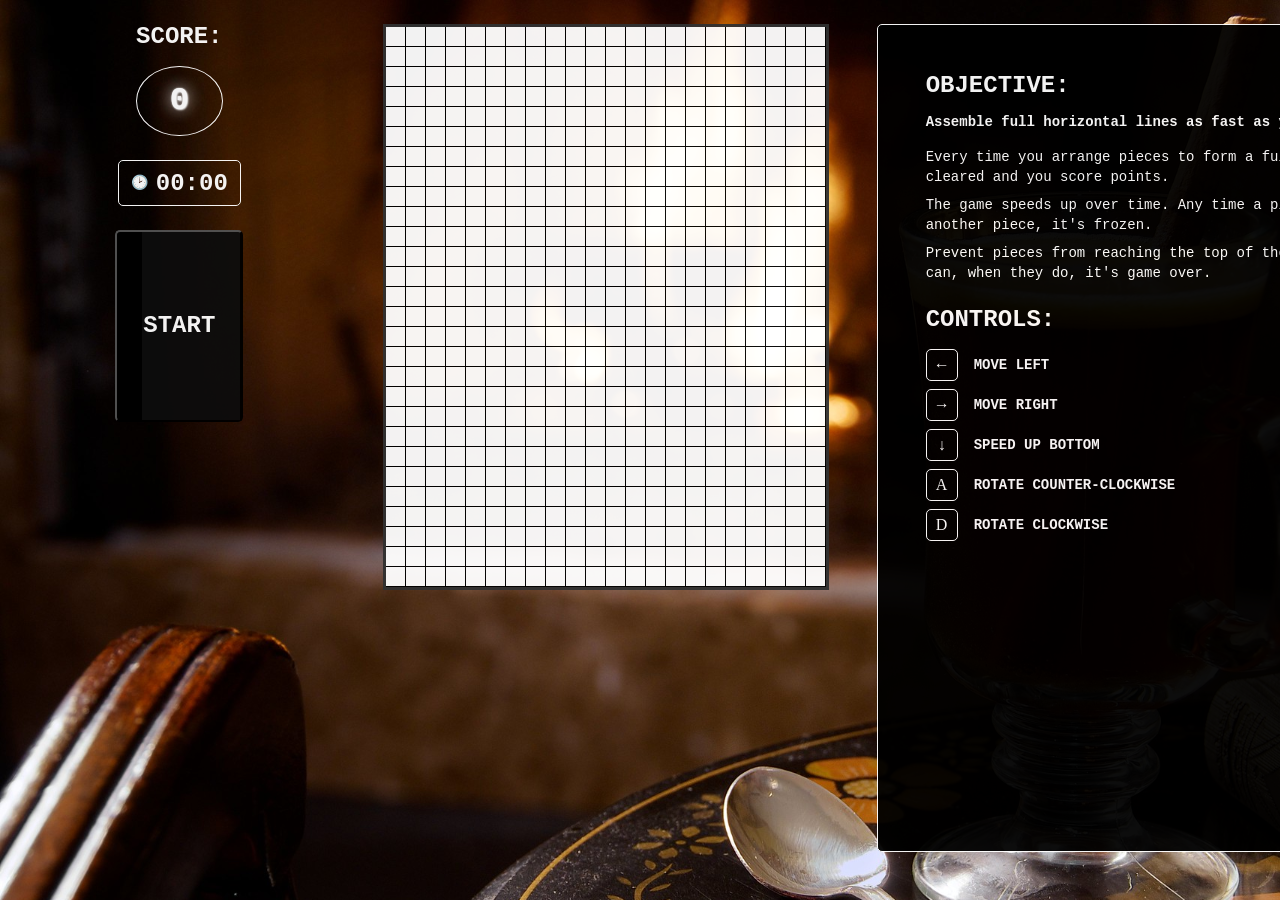
<file: index.html>
<!DOCTYPE html>
<html lang="en">
<head>
    <meta charset="UTF-8">
    <meta http-equiv="X-UA-Compatible" content="IE=edge">
    <meta name="viewport" content="text/html; text/javascript; width=device-width, initial-scale=1.0">
    <link rel="stylesheet" href="/5_styling/index.css">
    <link rel="icon" href="data:;base64,iVBORw0KGgo=">
    <title>Tetris</title>
</head>
<body>
    <div class="container">
    <aside class="leftbar">
        <div class="score">
            <h1 class="score-title">SCORE:</h1>
            <p id="scoreDisplay" class="score-number">0</p>
        </div>
        <div class="time">
            <p class="timeSymbol">&#128337;</p>
            <h2 id="timer">00:00</h2>
        </div>


        <button id="start" class="btn">START</button>
        <button id="pause" class="btn hidden">PAUSE</button>
    </aside>

    <main class="game">
        <article id="tetris"></article>
        
        <article id="end" class="hidden">
            <h1>Game over.</h1>
            <div class="score">
                <h1 class="score-title">YOUR SCORE:</h1>
                <p id="endScoreDisplay" class="score-number"></p>
            </div>
            <div class="play-again">
                <h2>Another round?</h2>
                <button id="playAgainBtn" class="btn">&#9658;</button>
            </div>
        </article>
    </main>
    
    <aside class="rightbar">
        <section class="rightbar-section">
            <div class="objective">
                <h1 class="objective-title">OBJECTIVE:</h1>
                <h2>Assemble full horizontal lines as fast as you can.</h2>
                <p>Every time you arrange pieces to form a full horizontal line, it's cleared and you score points.</p>
                <p>The game speeds up over time. Any time a piece hits bottom row or another piece, it's frozen. </p>
                <p>Prevent pieces from reaching the top of the board for as long as you can, when they do, it's game over.</p>
            </div>
        </section>

        <section class="rightbar-section">
        <div class="instructions">
            <h1 class="instructions-title">CONTROLS:</h1>
            <div>

            <div class="instructions-set">
                <div class="instructions-keySymbolsContainer">
                    <div class="instructions-keySymbol">&#x2190</div>
                    <p class="instructions-keyDescription">MOVE LEFT</p>
                </div>
                <div class="instructions-keySymbolsContainer">
                    <div class="instructions-keySymbol">&#x2192</div><p class="instructions-keyDescription">MOVE RIGHT</p>
                </div>
                <div class="instructions-keySymbolsContainer">

                <div class="instructions-keySymbol">&#x2193</div><p class="instructions-keyDescription">SPEED UP BOTTOM </p>
                </div>   
                
                <div class="instructions-keySymbolsContainer">
                    <div class="instructions-keySymbol">A</div>
                    <p class="instructions-keyDescription">ROTATE COUNTER-CLOCKWISE</p>
                </div>
                <div class="instructions-keySymbolsContainer">
                    <div class="instructions-keySymbol">D</div>
                    <p class="instructions-keyDescription">ROTATE CLOCKWISE</p>
                </div>
            </div>
            
        </div>
       </section>

        
    </aside>
    </div>
    <script src="tetris.js" type="module"></script>
</body>
</html>
</file>
<file: 5_styling/index.css>
@import './reset.css';
@import './font.css';
@import './colors.css';

*, *::before, *::after {
    box-sizing: border-box;
  }
/* 1 */

body {
    background-image: url('./../assets/cozy_bg4.jpg');
    background-size: 120% 120%;
    object-fit: contain;
    background-origin: revert;
    aspect-ratio: 16 / 9;
    opacity: .95;
    
    
}
.container {
    min-height: 100vh;

    display: flex;
    justify-content: space-around;
    padding: 1.5rem;
}
/* 2. LEFTBAR */
.leftbar {
    height: 100%;
    width: 30%;
    margin-right: 3rem;
    display: flex;
    flex-direction: column;
    justify-content: flex-start;
    align-items: center;
}
.btn {
    margin: 1.5rem 0;
    width: 8rem;
    height: 5rem;
    padding: 1.5rem;
    border-radius: 5px;
    background: #000;
    color: #fff;
    cursor: pointer;
    font-family:'Courier New', Courier, monospace;
    font-size: 1.5rem;
    font-weight: bold;

    display: flex;
    justify-content: center;
    align-items: center;
}
.btn:hover {
    box-shadow: inset  0 0 3px 3px #fff;
    border-bottom: 3px solid #fff;
}
#start, 
#pause {
    height: 12rem;
    width: 8rem;
}
#start {
    position: relative;
}
#start:after {
    position: absolute;
    top: 0;
    left: 20%;
    bottom: 0;
    content: ' ';
    width: 79%;
    height: 100%;
    background-color: #fff;
    opacity: 0.05;
}
#start:after:hover {
    visibility: visible;
    z-index: 10;
}
.btn.hidden {
    display: none;
}

.score {
    color: #fff;
}
.score-title {
    text-align: center;
}
.score-number {
    padding: 1rem;
    border: 1px solid #fff;
    border-radius: 100%;
    margin-top: 1rem;
    margin-bottom: 1.5rem;
    font-size: 2rem;
    text-align: center;
    padding: 1.5rem;
    text-shadow: 1px 1px 2px #fff, 0 0 1rem #fff, 0 0 0.1rem #fff;
    font-weight: bold;
}
#endScoreDisplay {
    padding-top: 3rem;
    padding-bottom: 3rem;
    border: none;
}
.time {
    border: 1px solid #fff;
    padding: .75rem;
    border-radius: 5px;

    display: flex;
    justify-content: center;
    align-items: center;
}
.timeSymbol {
    margin-right: 0.5rem;
}
#timer {
    color: #fff;
    font-size: 1.5rem;
    text-align: center;
}

/* 3. TETRIS */
.game {
    position: relative;

}
#tetris {
    position: relative;
    margin: 0 auto;
    border: 3px solid #313131;
    background: #fff;

    height: fit-content;
}
#tetris .row {
    display: flex;    
}
#tetris .cell {
    border-right: 1px solid #000;
    border-bottom: 1px solid #000;
}
.tetrominoe {
    position: absolute;
    background: black;
}
.frozen {
    opacity: 1;
}
#end {
    min-height: 45rem;
    min-width: 30rem;
    background: #000;
    border: 1px solid #fff;
    color: #fff;
    display: flex;
    justify-content: flex-start;
    align-content: center;
    flex-direction: column;
    padding: 1.5rem;
}
#end.hidden {
    display: none;
}
#end .title {
    font-size: 1rem;
    margin: 2rem 1rem 1rem 1rem;
}
#end .score {
    font-size: 1rem;
    margin: 3rem 1rem;
}   
#end .play-again {
    margin-top: 3rem;
    display: flex;
    flex-direction: column;
    justify-content: center;
    align-items: center;
}

#end .highest-assembly {
    font-size: 1rem;
    margin: 1rem 1rem;
}
#end #restartBtn {
    color: '#fff';
    width: 140px;
    height: 80px;
}

/* 4. RIGHTBAR */
.rightbar {
    min-width: 30%;
    margin: 0 1.5rem 1.5rem 3rem;
    background-color: #000;
    padding: 3rem;
    border-radius: 5px;
    border: 1px solid #fff;
    
    /* border: 1px solid #fff; */
}

.rightbar-section {
    margin-bottom: 1.5rem;
    color: #fff;
}
.objective h2 {
    margin: 1rem 0;
}
.objective p {
    margin: 0.5rem 0;
}
.instructions-subtitle {
    margin: 1rem 0;
}
.instructions-set {
    margin: 1rem 0; 
}
.instructions-keySymbolsContainer {
    display: flex;
    margin: 0.5rem 0;
}
.instructions-keySymbol {
    border: 1px solid #fff;
    border-radius: 5px;
    height: 2rem;
    width: 2rem;
    display: flex;
    justify-content: center;
    align-items: center;
}
.instructions-keySymbol:hover {
    box-shadow: 0 0 5px 3px #fff;
}
.instructions-keyDescription {
    margin: 0 1rem;
    font-weight: bold;
    display: flex;
    justify-content: center;
    align-items: center;
}
</file>
